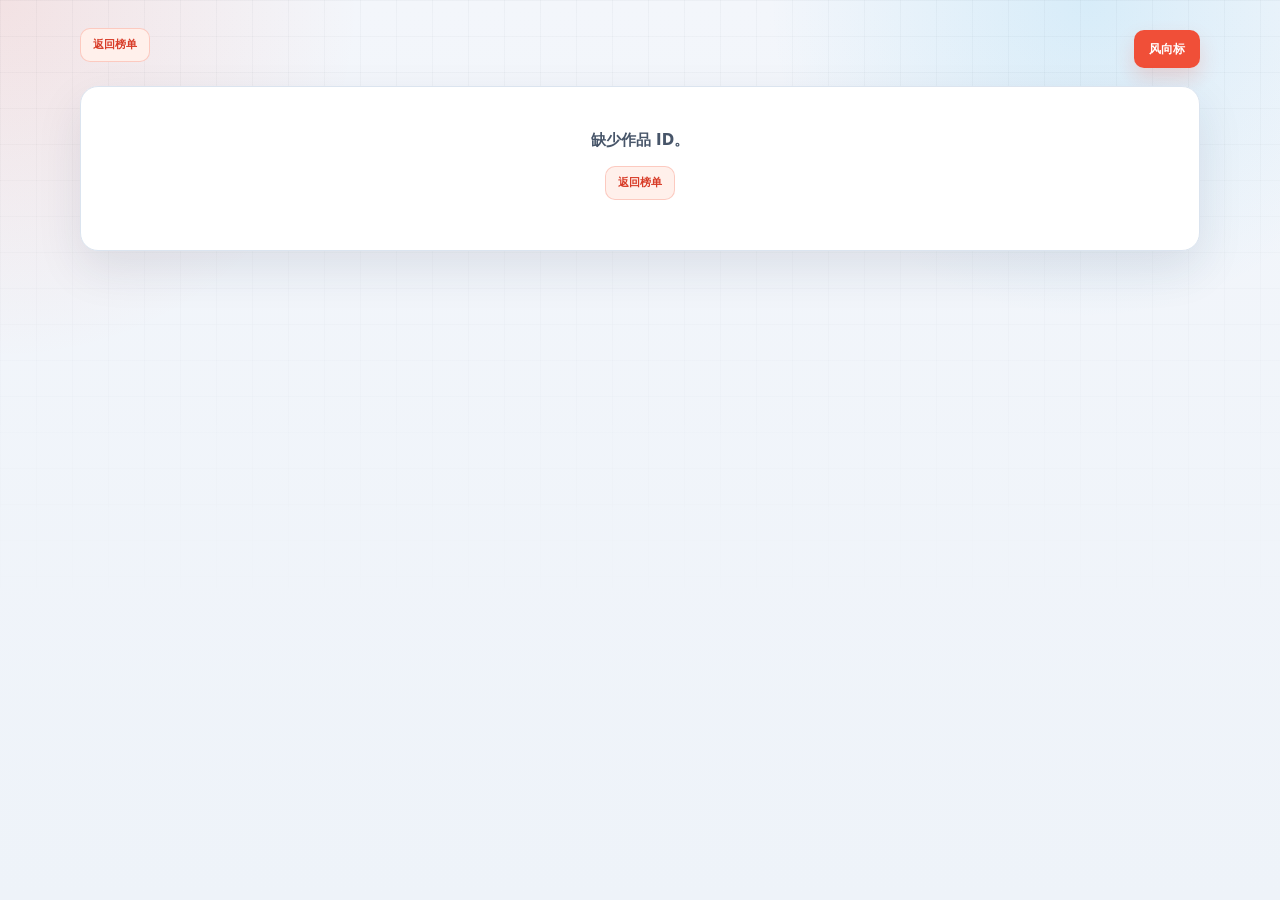
<file: book.html>
<!DOCTYPE html>
<html lang="zh-CN">
<head>
    <meta charset="UTF-8">
    <meta name="viewport" content="width=device-width, initial-scale=1.0">
    <title>作品详情 · 番茄小说榜单</title>
    <link rel="stylesheet" href="css/style.css">
    <meta name="description" content="番茄小说作品详情、在读趋势与历史上榜记录">
</head>
<body class="book-page">
    <main class="book-shell">
        <header class="book-topbar">
            <a href="index.html" class="back-link" id="topbar-back">返回榜单</a>
            <a href="trend.html" class="trend-link-btn" id="topbar-trend">风向标</a>
        </header>

        <section id="book-detail" class="book-detail-page">
            <div class="book-loading">正在读取作品详情...</div>
        </section>
    </main>

    <script src="js/boards.js"></script>
    <script src="js/book.js"></script>
</body>
</html>
</file>
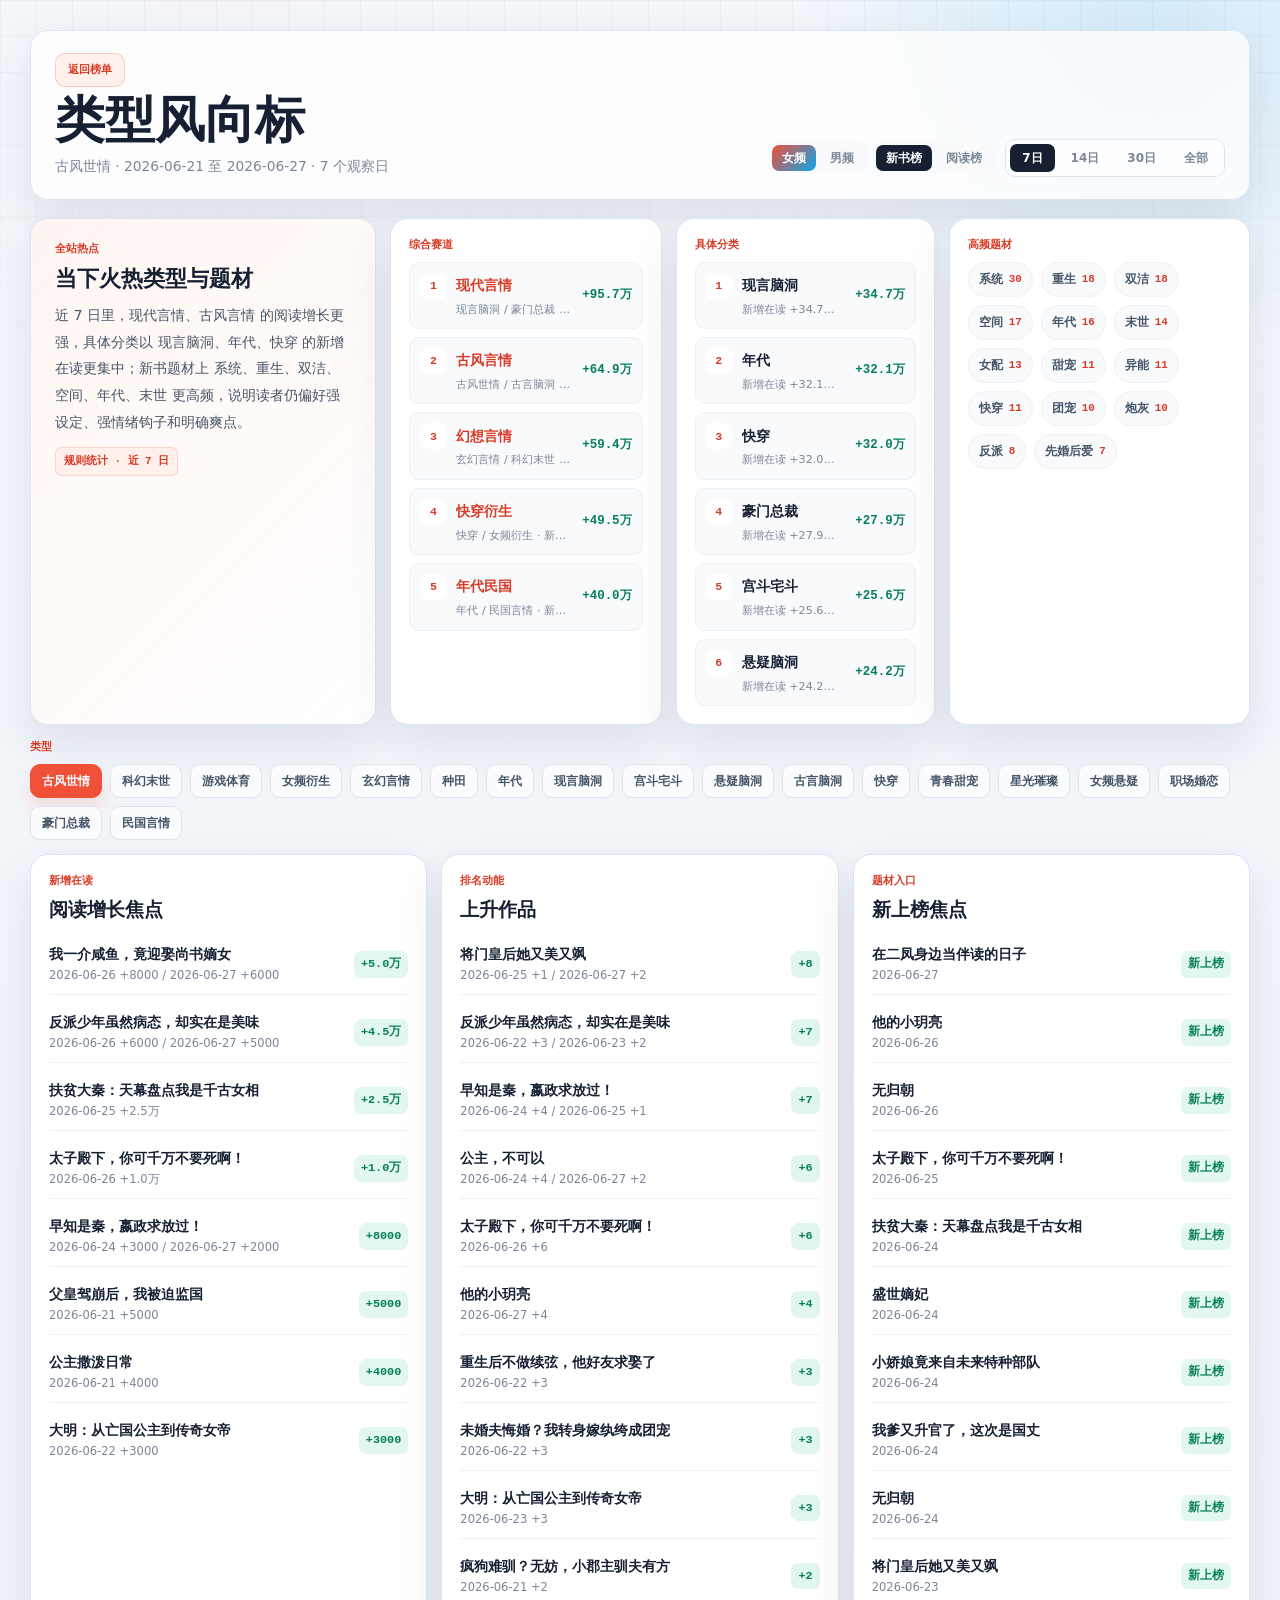
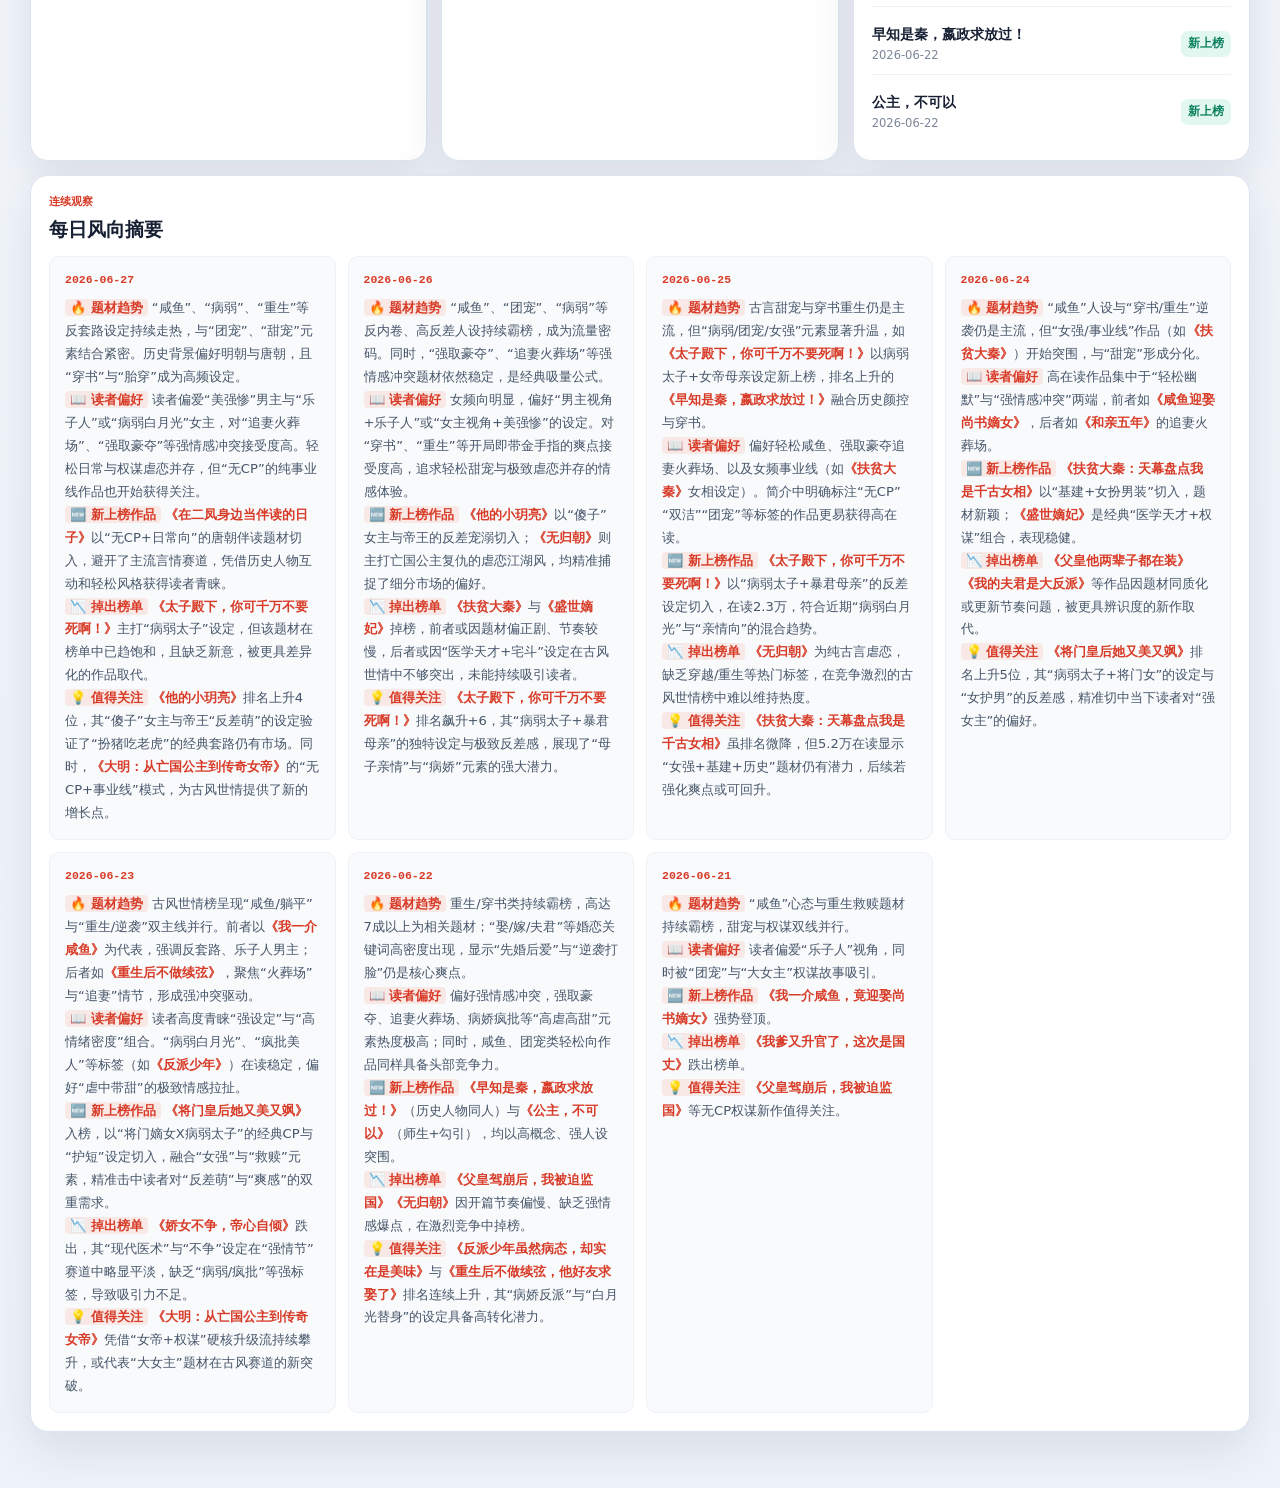
<file: trend.html>
<!DOCTYPE html>
<html lang="zh-CN">
<head>
    <meta charset="UTF-8">
    <meta name="viewport" content="width=device-width, initial-scale=1.0">
    <title>类型风向标 · 番茄男女频榜单趋势分析</title>
    <link rel="stylesheet" href="css/style.css">
    <meta name="description" content="按类型聚合番茄小说男女频新书榜/阅读榜多日趋势，观察题材风向、上榜波动和阅读增长。">
</head>
<body class="trend-page">
    <div class="trend-shell">
        <header class="trend-topbar">
            <div>
                <a href="index.html" class="back-link">返回榜单</a>
                <h1>类型风向标</h1>
                <p id="trend-subtitle">加载中...</p>
            </div>
            <div class="trend-controls">
                <div class="board-tabs board-tabs-inline" id="board-tabs"></div>
                <div class="trend-range" id="trend-range">
                    <button class="range-btn active" data-days="7">7日</button>
                    <button class="range-btn" data-days="14">14日</button>
                    <button class="range-btn" data-days="30">30日</button>
                    <button class="range-btn" data-days="all">全部</button>
                </div>
            </div>
        </header>

        <main>
            <section class="market-board">
                <article class="market-summary-card">
                    <span class="panel-kicker">全站热点</span>
                    <h2>当下火热类型与题材</h2>
                    <p id="market-summary">正在读取最新榜单和近期趋势。</p>
                    <small id="market-source" class="market-source">统计中</small>
                </article>
                <article class="market-card">
                    <span class="panel-kicker">综合赛道</span>
                    <div id="hot-genre-list" class="hot-list"></div>
                </article>
                <article class="market-card">
                    <span class="panel-kicker">具体分类</span>
                    <div id="hot-type-list" class="hot-list"></div>
                </article>
                <article class="market-card">
                    <span class="panel-kicker">高频题材</span>
                    <div id="hot-theme-list" class="theme-cloud"></div>
                </article>
            </section>

            <section class="type-filter-panel">
                <span class="panel-kicker">类型</span>
                <div id="trend-category-buttons" class="trend-category-buttons"></div>
            </section>

            <section class="trend-grid">
                <article class="trend-block">
                    <span class="panel-kicker">新增在读</span>
                    <h2>阅读增长焦点</h2>
                    <div id="reads-list" class="compact-list"></div>
                </article>

                <article class="trend-block">
                    <span class="panel-kicker">排名动能</span>
                    <h2>上升作品</h2>
                    <div id="risers-list" class="compact-list"></div>
                </article>

                <article class="trend-block">
                    <span class="panel-kicker">题材入口</span>
                    <h2>新上榜焦点</h2>
                    <div id="new-books-list" class="compact-list"></div>
                </article>

                <article class="trend-block trend-block-wide">
                    <span class="panel-kicker">连续观察</span>
                    <h2>每日风向摘要</h2>
                    <div id="summary-feed" class="summary-feed"></div>
                </article>
            </section>
        </main>
    </div>

    <script src="js/boards.js"></script>
    <script src="js/trend.js"></script>
</body>
</html>
</file>
<file: css/style.css>
/* ============================================================
   Fanqie Rank Tracker - Tomato Signal Dashboard
   Based on Open Design "dashboard": compact cards, cool surfaces,
   status-first information design. Adapted with Fanqie tomato red
   and readable Chinese data typography.
   ============================================================ */

:root {
    --bg: #f3f6fb;
    --bg-strong: #e8eef7;
    --surface: #ffffff;
    --surface-soft: #f8fafc;
    --surface-tint: #fff4f0;
    --surface-cool: #eef6ff;
    --panel: rgba(255, 255, 255, 0.86);
    --panel-solid: #ffffff;
    --border: #dbe4ef;
    --border-soft: #edf2f7;
    --border-strong: #c8d4e3;

    --text-primary: #172033;
    --text-secondary: #475569;
    --text-muted: #7b8798;
    --text-faint: #a8b3c3;

    --accent: #f04f38;
    --accent-strong: #d83b27;
    --accent-soft: rgba(240, 79, 56, 0.1);
    --accent-wash: #fff0eb;
    --accent-on: #ffffff;

    --info: #0ea5e9;
    --info-soft: rgba(14, 165, 233, 0.1);
    --green: #10b981;
    --green-soft: rgba(16, 185, 129, 0.12);
    --red: #ef4444;
    --red-soft: rgba(239, 68, 68, 0.1);
    --amber: #f59e0b;
    --amber-soft: rgba(245, 158, 11, 0.13);
    --purple: #7c3aed;

    --shadow-card: 0 18px 46px rgba(25, 39, 64, 0.1);
    --shadow-hover: 0 22px 54px rgba(25, 39, 64, 0.16);
    --ring: 0 0 0 4px rgba(240, 79, 56, 0.14);

    --radius-xl: 18px;
    --radius-lg: 14px;
    --radius-md: 10px;
    --radius-sm: 7px;
    --radius-pill: 999px;

    --sidebar-w: 282px;
    --font-display: Inter, "PingFang SC", "Microsoft YaHei", system-ui, sans-serif;
    --font-body: Inter, "PingFang SC", "Microsoft YaHei", system-ui, sans-serif;
    --font-mono: "IBM Plex Mono", "SFMono-Regular", Consolas, ui-monospace, monospace;
}

* {
    box-sizing: border-box;
    margin: 0;
    padding: 0;
}

html {
    color-scheme: light;
}

body {
    min-height: 100vh;
    background:
        radial-gradient(circle at top left, rgba(240, 79, 56, 0.12), transparent 360px),
        radial-gradient(circle at 85% 0, rgba(14, 165, 233, 0.12), transparent 320px),
        linear-gradient(180deg, var(--bg) 0%, #eef3f9 100%);
    color: var(--text-primary);
    font-family: var(--font-body);
    font-size: 15px;
    line-height: 1.55;
    overflow-x: hidden;
    -webkit-font-smoothing: antialiased;
    text-rendering: optimizeLegibility;
}

body::before {
    content: "";
    position: fixed;
    inset: 0;
    pointer-events: none;
    background-image:
        linear-gradient(rgba(23, 32, 51, 0.035) 1px, transparent 1px),
        linear-gradient(90deg, rgba(23, 32, 51, 0.035) 1px, transparent 1px);
    background-size: 36px 36px;
    mask-image: linear-gradient(180deg, rgba(0, 0, 0, 0.85), transparent 70%);
    z-index: -1;
}

button,
select,
input {
    font: inherit;
}

button,
a,
select {
    -webkit-tap-highlight-color: transparent;
}

button:focus-visible,
a:focus-visible,
select:focus-visible,
input:focus-visible {
    outline: none;
    box-shadow: var(--ring);
}

::selection {
    background: rgba(240, 79, 56, 0.2);
    color: var(--text-primary);
}

::-webkit-scrollbar {
    width: 10px;
    height: 10px;
}

::-webkit-scrollbar-track {
    background: transparent;
}

::-webkit-scrollbar-thumb {
    background: #cbd6e4;
    border: 3px solid transparent;
    border-radius: var(--radius-pill);
    background-clip: content-box;
}

::-webkit-scrollbar-thumb:hover {
    background: #aebbd0;
    border: 3px solid transparent;
    background-clip: content-box;
}

.app-container {
    display: flex;
    min-height: 100vh;
}

/* ===== Sidebar ===== */
.sidebar {
    width: var(--sidebar-w);
    flex-shrink: 0;
    position: sticky;
    top: 0;
    z-index: 100;
    height: 100vh;
    padding: 24px 14px;
    overflow-y: auto;
    background: rgba(255, 255, 255, 0.78);
    border-right: 1px solid var(--border);
    backdrop-filter: blur(18px);
    -webkit-backdrop-filter: blur(18px);
    transition: transform 0.22s cubic-bezier(0.2, 0, 0, 1);
}

.sidebar-header {
    margin-bottom: 22px;
    padding: 14px 12px 18px;
    border-bottom: 1px solid var(--border-soft);
}

.sidebar-header h1 {
    position: relative;
    padding-left: 18px;
    color: var(--text-primary);
    font-family: var(--font-display);
    font-size: 1.2rem;
    font-weight: 760;
    line-height: 1.2;
}

.sidebar-header h1::before {
    content: "";
    position: absolute;
    left: 0;
    top: 0.18em;
    width: 8px;
    height: 1.05em;
    border-radius: var(--radius-pill);
    background: linear-gradient(180deg, var(--accent), var(--info));
}

.sidebar-subtitle {
    margin-top: 7px;
    color: var(--text-secondary);
    font-size: 0.78rem;
    font-weight: 650;
}

/* ===== 两级榜单 Tab（频道 / 榜单类型）===== */
.board-tabs {
    margin-top: 12px;
    display: flex;
    flex-direction: column;
    gap: 6px;
}

.board-tab-row {
    display: inline-flex;
    gap: 4px;
    padding: 3px;
    border-radius: var(--radius-sm);
    background: var(--surface-soft);
}

.board-tab {
    flex: 1;
    height: 28px;
    padding: 0 10px;
    border: 0;
    border-radius: var(--radius-sm);
    background: transparent;
    color: var(--text-muted);
    cursor: pointer;
    font-size: 0.78rem;
    font-weight: 720;
    white-space: nowrap;
    transition: background 0.15s, color 0.15s;
}

.board-tab:hover:not(:disabled) {
    color: var(--text-primary);
}

.board-tab.active {
    background: var(--text-primary);
    color: #ffffff;
}

.board-tab:disabled {
    opacity: 0.38;
    cursor: not-allowed;
}

.board-tab-channel.active {
    background: linear-gradient(135deg, var(--accent), var(--info));
}

/* 风向标顶栏内联用法：两级 Tab 横排紧凑 */
.board-tabs-inline {
    margin-top: 0;
    flex-direction: row;
    gap: 6px;
}

.board-tabs-inline .board-tab {
    flex: 0 0 auto;
    height: 26px;
    font-size: 0.74rem;
}

.update-date {
    display: inline-flex;
    margin-top: 10px;
    padding: 5px 8px;
    border: 1px solid var(--border);
    border-radius: var(--radius-sm);
    background: var(--surface-soft);
    color: var(--text-muted);
    font-family: var(--font-mono);
    font-size: 0.68rem;
    font-weight: 650;
}

.category-nav ul {
    list-style: none;
}

.category-nav li {
    min-height: 38px;
    margin-bottom: 4px;
    padding: 9px 10px;
    border: 1px solid transparent;
    border-radius: var(--radius-md);
    color: var(--text-secondary);
    cursor: pointer;
    display: flex;
    align-items: center;
    justify-content: space-between;
    gap: 8px;
    font-size: 0.88rem;
    font-weight: 620;
    transition:
        background-color 0.18s ease,
        border-color 0.18s ease,
        color 0.18s ease,
        transform 0.18s ease;
}

.category-nav li:hover {
    background: var(--surface-soft);
    border-color: var(--border);
    color: var(--text-primary);
    transform: translateX(2px);
}

.category-nav li.active {
    background: var(--accent-wash);
    border-color: rgba(240, 79, 56, 0.22);
    color: var(--accent-strong);
}

.cat-badge {
    min-width: 28px;
    padding: 2px 7px;
    border-radius: var(--radius-pill);
    font-family: var(--font-mono);
    font-size: 0.68rem;
    font-weight: 760;
    text-align: center;
}

.cat-badge.new {
    background: var(--green-soft);
    color: #087f5b;
}

/* ===== Main Layout ===== */
.main-content {
    flex: 1;
    min-width: 0;
    padding: 28px 34px 48px;
}

.main-header {
    display: flex;
    align-items: flex-start;
    justify-content: space-between;
    gap: 20px;
    margin-bottom: 20px;
}

.header-left {
    flex-shrink: 0;
    min-width: 0;
}

.main-header h2 {
    color: var(--text-primary);
    font-family: var(--font-display);
    font-size: clamp(1.65rem, 2.4vw, 2.35rem);
    font-weight: 780;
    line-height: 1.08;
    letter-spacing: 0;
}

.main-header h2::after {
    content: "排名追踪 / 趋势信号";
    display: block;
    margin-top: 8px;
    color: var(--text-muted);
    font-family: var(--font-body);
    font-size: 0.78rem;
    font-weight: 650;
}

.header-right {
    display: flex;
    align-items: center;
    justify-content: flex-end;
    flex-wrap: wrap;
    gap: 10px;
}

.github-link-btn,
.trend-link-btn,
.preset-btn,
.date-picker-btn,
.date-nav-btn,
.mobile-menu-btn,
.range-btn,
.category-chip,
.back-link,
.source-link-btn,
.hot-type-row,
.book-copy-btn {
    transition:
        background-color 0.18s ease,
        border-color 0.18s ease,
        color 0.18s ease,
        box-shadow 0.18s ease,
        transform 0.18s ease;
}

.github-link-btn {
    min-height: 36px;
    padding: 8px 12px;
    border: 1px solid var(--border);
    border-radius: var(--radius-md);
    background: var(--surface);
    color: var(--text-primary);
    display: inline-flex;
    align-items: center;
    justify-content: center;
    gap: 7px;
    font-size: 0.78rem;
    font-weight: 760;
    text-decoration: none;
    white-space: nowrap;
}

.github-link-btn svg {
    width: 16px;
    height: 16px;
    fill: currentColor;
    flex: 0 0 auto;
}

.github-link-btn:hover {
    border-color: var(--text-primary);
    background: var(--text-primary);
    color: #ffffff;
    transform: translateY(-1px);
}

.trend-link-btn {
    min-height: 36px;
    padding: 8px 14px;
    border: 1px solid rgba(240, 79, 56, 0.24);
    border-radius: var(--radius-md);
    background: var(--accent);
    color: var(--accent-on);
    display: inline-flex;
    align-items: center;
    justify-content: center;
    font-size: 0.78rem;
    font-weight: 760;
    text-decoration: none;
    white-space: nowrap;
    box-shadow: 0 10px 20px rgba(240, 79, 56, 0.18);
}

.trend-link-btn:hover {
    background: var(--accent-strong);
    transform: translateY(-1px);
}

.date-presets,
.trend-range {
    display: inline-flex;
    gap: 4px;
    padding: 4px;
    border: 1px solid var(--border);
    border-radius: var(--radius-md);
    background: rgba(255, 255, 255, 0.7);
}

.preset-btn,
.range-btn {
    height: 28px;
    padding: 0 12px;
    border: 0;
    border-radius: var(--radius-sm);
    background: transparent;
    color: var(--text-muted);
    cursor: pointer;
    font-size: 0.75rem;
    font-weight: 720;
    white-space: nowrap;
}

.preset-btn:hover,
.range-btn:hover {
    background: var(--surface-soft);
    color: var(--text-primary);
}

.preset-btn.active,
.range-btn.active {
    background: var(--text-primary);
    color: #ffffff;
}

.date-picker-wrap {
    display: inline-flex;
    align-items: center;
    gap: 5px;
    position: relative;
}

.date-picker-btn {
    min-height: 36px;
    padding: 8px 12px;
    border: 1px solid var(--border);
    border-radius: var(--radius-md);
    background: var(--surface);
    color: var(--text-secondary);
    cursor: pointer;
    display: inline-flex;
    align-items: center;
    gap: 7px;
    font-family: var(--font-mono);
    font-size: 0.76rem;
    font-weight: 650;
    white-space: nowrap;
}

.date-picker-btn:hover {
    border-color: rgba(240, 79, 56, 0.28);
    color: var(--accent-strong);
}

.date-picker-btn .date-icon {
    color: var(--accent);
    font-size: 0.76rem;
}

.date-nav-btn {
    width: 34px;
    height: 34px;
    border: 1px solid var(--border);
    border-radius: var(--radius-md);
    background: var(--surface);
    color: var(--text-muted);
    cursor: pointer;
    display: inline-flex;
    align-items: center;
    justify-content: center;
    font-size: 0.68rem;
}

.date-nav-btn:hover:not(:disabled) {
    border-color: var(--accent);
    color: var(--accent-strong);
    transform: translateY(-1px);
}

.date-nav-btn:disabled {
    opacity: 0.42;
    cursor: not-allowed;
}

.date-picker-btn.is-historical {
    background: var(--accent-wash);
    border-color: rgba(240, 79, 56, 0.28);
    color: var(--accent-strong);
}

.date-input-hidden {
    position: absolute;
    top: 100%;
    right: 0;
    width: 0;
    height: 0;
    border: 0;
    opacity: 0;
    pointer-events: none;
}

.mobile-menu-btn {
    display: none;
    width: 38px;
    height: 38px;
    border: 1px solid var(--border);
    border-radius: var(--radius-md);
    background: var(--surface);
    color: var(--text-primary);
    cursor: pointer;
    font-size: 1rem;
}

.mobile-menu-btn:hover {
    border-color: var(--accent);
    color: var(--accent);
}

/* ===== Trend Panel ===== */
.trend-panel {
    display: grid;
    grid-template-columns: 1fr;
    margin-bottom: 20px;
}

.trend-ai {
    position: relative;
    min-height: 160px;
    padding: 22px 24px 24px;
    border: 1px solid rgba(240, 79, 56, 0.18);
    border-radius: var(--radius-xl);
    background:
        linear-gradient(135deg, rgba(255, 244, 240, 0.9), rgba(255, 255, 255, 0.96)),
        var(--surface);
    box-shadow: var(--shadow-card);
    overflow: hidden;
}

.trend-ai::before {
    content: "";
    position: absolute;
    inset: 0 auto 0 0;
    width: 5px;
    background: linear-gradient(180deg, var(--accent), var(--amber), var(--info));
}

.ai-label,
.panel-kicker,
.back-link {
    color: var(--accent-strong);
    font-family: var(--font-mono);
    font-size: 0.68rem;
    font-weight: 760;
    letter-spacing: 0;
    text-transform: uppercase;
}

.ai-label {
    margin-bottom: 12px;
}

.ai-content {
    color: var(--text-secondary);
    font-size: 0.92rem;
    line-height: 1.85;
    white-space: pre-wrap;
    user-select: text;
}

.ai-content strong,
.summary-item strong {
    padding: 1px 5px;
    border-radius: 4px;
    background: var(--accent-soft);
    color: var(--accent-strong);
    font-weight: 760;
}

.ai-content em {
    color: #087f5b;
    font-style: normal;
    font-weight: 720;
}

.ai-content .cursor {
    display: inline-block;
    width: 2px;
    height: 1.05em;
    margin-left: 2px;
    background: var(--accent);
    vertical-align: text-bottom;
    animation: blink 0.8s steps(1) infinite;
}

@keyframes blink {
    0%, 100% { opacity: 1; }
    50% { opacity: 0; }
}

.ai-loading,
.muted-line {
    color: var(--text-muted);
    font-size: 0.86rem;
}

/* ===== Book Grid ===== */
.books-waterfall {
    display: grid;
    grid-template-columns: repeat(auto-fill, minmax(292px, 1fr));
    gap: 16px;
    align-items: start;
}

.book-card {
    position: relative;
    display: grid;
    grid-template-columns: 98px minmax(0, 1fr);
    min-height: 188px;
    overflow: hidden;
    border: 1px solid var(--border);
    border-radius: var(--radius-xl);
    background: var(--surface);
    color: inherit;
    text-decoration: none;
    box-shadow: var(--shadow-card);
    user-select: text;
    -webkit-user-select: text;
    transition:
        border-color 0.2s ease,
        box-shadow 0.2s ease,
        transform 0.2s ease;
}

.book-card:hover {
    border-color: rgba(240, 79, 56, 0.3);
    box-shadow: var(--shadow-hover);
    transform: translateY(-3px);
}

.book-cover {
    min-height: 188px;
    background:
        linear-gradient(135deg, rgba(240, 79, 56, 0.18), rgba(14, 165, 233, 0.12)),
        var(--surface-cool);
    overflow: hidden;
    position: relative;
}

.book-cover img {
    width: 100%;
    height: 100%;
    min-height: 188px;
    object-fit: cover;
    display: block;
    transition: transform 0.5s ease;
}

.book-card:hover .book-cover img {
    transform: scale(1.04);
}

.no-cover {
    height: 100%;
    min-height: 188px;
    padding: 12px;
    color: var(--text-muted);
    display: flex;
    align-items: center;
    justify-content: center;
    font-size: 0.78rem;
    text-align: center;
}

.book-info {
    min-width: 0;
    padding: 14px 14px 13px;
    display: flex;
    flex-direction: column;
    gap: 8px;
}

.book-title {
    color: var(--text-primary);
    display: -webkit-box;
    overflow: hidden;
    font-family: var(--font-display);
    font-size: 0.98rem;
    font-weight: 760;
    letter-spacing: 0;
    line-height: 1.45;
    -webkit-box-orient: vertical;
    -webkit-line-clamp: 2;
}

.book-meta {
    display: flex;
    align-items: center;
    justify-content: space-between;
    gap: 8px;
    color: var(--text-muted);
    font-size: 0.75rem;
}

.book-author {
    min-width: 0;
    overflow: hidden;
    color: var(--text-secondary);
    font-weight: 650;
    text-overflow: ellipsis;
    white-space: nowrap;
}

.book-reads {
    flex-shrink: 0;
    padding: 3px 7px;
    border: 1px solid rgba(240, 79, 56, 0.18);
    border-radius: var(--radius-pill);
    background: var(--accent-wash);
    color: var(--accent-strong);
    font-family: var(--font-mono);
    font-size: 0.68rem;
    font-weight: 700;
}

.book-intro {
    color: var(--text-muted);
    display: -webkit-box;
    overflow: hidden;
    font-size: 0.78rem;
    line-height: 1.65;
    -webkit-box-orient: vertical;
    -webkit-line-clamp: 3;
}

.book-rank {
    position: absolute;
    left: 10px;
    top: 10px;
    z-index: 10;
    min-width: 32px;
    padding: 4px 8px;
    border: 1px solid rgba(255, 255, 255, 0.42);
    border-radius: var(--radius-md);
    background: rgba(23, 32, 51, 0.78);
    color: #ffffff;
    font-family: var(--font-mono);
    font-size: 0.76rem;
    font-weight: 800;
    text-align: center;
    backdrop-filter: blur(10px);
    -webkit-backdrop-filter: blur(10px);
}

.rank-1 {
    background: linear-gradient(135deg, #ff6a3d, #f59e0b);
    border-color: transparent;
}

.rank-2 {
    background: linear-gradient(135deg, #64748b, #94a3b8);
    border-color: transparent;
}

.rank-3 {
    background: linear-gradient(135deg, #9a6b3d, #d19b61);
    border-color: transparent;
}

.book-change {
    position: absolute;
    right: 10px;
    top: 10px;
    z-index: 10;
    padding: 4px 8px;
    border-radius: var(--radius-md);
    background: rgba(255, 255, 255, 0.86);
    border: 1px solid var(--border);
    font-family: var(--font-mono);
    font-size: 0.68rem;
    font-weight: 800;
    backdrop-filter: blur(10px);
    -webkit-backdrop-filter: blur(10px);
}

.book-change.up {
    color: #087f5b;
}

.book-change.down {
    color: #b91c1c;
}

.book-change.new {
    color: #9a5b00;
}

.book-copy-btn {
    width: max-content;
    max-width: 100%;
    margin-top: auto;
    padding: 6px 10px;
    border: 1px solid var(--border);
    border-radius: var(--radius-md);
    background: var(--surface-soft);
    color: var(--text-secondary);
    cursor: pointer;
    font-size: 0.74rem;
    font-weight: 720;
    white-space: nowrap;
}

.book-copy-btn:hover {
    border-color: rgba(240, 79, 56, 0.28);
    background: var(--accent-wash);
    color: var(--accent-strong);
    transform: translateY(-1px);
}

.book-copy-btn.copied {
    border-color: rgba(16, 185, 129, 0.24);
    background: var(--green-soft);
    color: #087f5b;
}

.empty-state {
    grid-column: 1 / -1;
    padding: 56px 20px;
    border: 1px dashed var(--border-strong);
    border-radius: var(--radius-xl);
    background: rgba(255, 255, 255, 0.72);
    color: var(--text-secondary);
    text-align: center;
}

.empty-state p {
    margin-bottom: 6px;
    font-size: 1rem;
    font-weight: 720;
}

.empty-state .empty-hint {
    color: var(--text-muted);
    font-size: 0.84rem;
    font-weight: 500;
}

/* ===== Book Detail Page ===== */
.book-page {
    min-height: 100vh;
}

.book-shell {
    width: min(1120px, calc(100% - 48px));
    margin: 0 auto;
    padding: 28px 0 56px;
}

.book-topbar {
    margin-bottom: 16px;
    display: flex;
    align-items: center;
    justify-content: space-between;
    gap: 12px;
}

.book-detail-page {
    display: grid;
    gap: 16px;
}

.book-loading,
.book-empty-state {
    padding: 42px 24px;
    border: 1px solid var(--border);
    border-radius: var(--radius-xl);
    background: var(--panel-solid);
    color: var(--text-secondary);
    box-shadow: var(--shadow-card);
    text-align: center;
}

.book-empty-state p {
    margin-bottom: 14px;
    font-weight: 720;
}

.book-detail-hero {
    padding: 22px;
    border: 1px solid var(--border);
    border-radius: var(--radius-xl);
    background:
        linear-gradient(135deg, rgba(255, 244, 240, 0.88), rgba(255, 255, 255, 0.95)),
        var(--surface);
    box-shadow: var(--shadow-card);
    display: grid;
    grid-template-columns: 180px minmax(0, 1fr);
    gap: 22px;
}

.detail-cover {
    min-height: 256px;
    overflow: hidden;
    border-radius: var(--radius-lg);
    background:
        linear-gradient(135deg, rgba(240, 79, 56, 0.18), rgba(14, 165, 233, 0.12)),
        var(--surface-cool);
}

.detail-cover img {
    width: 100%;
    height: 100%;
    min-height: 256px;
    object-fit: cover;
    display: block;
}

.detail-main {
    min-width: 0;
    display: flex;
    flex-direction: column;
    align-items: flex-start;
}

.detail-main h1 {
    margin-bottom: 8px;
    color: var(--text-primary);
    font-family: var(--font-display);
    font-size: clamp(1.7rem, 3vw, 2.6rem);
    font-weight: 800;
    line-height: 1.12;
}

.detail-author {
    color: var(--text-secondary);
    font-size: 0.9rem;
    font-weight: 650;
}

.detail-stats {
    width: 100%;
    margin: 18px 0;
    display: grid;
    grid-template-columns: repeat(3, minmax(0, 1fr));
    gap: 10px;
}

.detail-stats span {
    min-width: 0;
    padding: 12px;
    border: 1px solid var(--border-soft);
    border-radius: var(--radius-md);
    background: rgba(255, 255, 255, 0.7);
}

.detail-stats strong,
.detail-stats small {
    display: block;
}

.detail-stats strong {
    color: var(--accent-strong);
    font-family: var(--font-mono);
    font-size: 1rem;
    font-weight: 800;
}

.detail-stats small {
    margin-top: 4px;
    color: var(--text-muted);
    font-size: 0.72rem;
    font-weight: 700;
}

.detail-intro {
    color: var(--text-secondary);
    font-size: 0.92rem;
    line-height: 1.9;
}

.source-link-btn {
    min-height: 38px;
    padding: 9px 14px;
    border: 1px solid rgba(240, 79, 56, 0.24);
    border-radius: var(--radius-md);
    background: var(--accent);
    color: var(--accent-on);
    display: inline-flex;
    align-items: center;
    justify-content: center;
    font-size: 0.82rem;
    font-weight: 760;
    text-decoration: none;
    white-space: nowrap;
    box-shadow: 0 10px 20px rgba(240, 79, 56, 0.18);
}

.detail-actions {
    margin-top: 18px;
    display: flex;
    flex-wrap: wrap;
    gap: 10px;
}

.detail-actions .book-copy-btn {
    min-height: 38px;
    margin-top: 0;
}

.source-link-btn:hover {
    background: var(--accent-strong);
    transform: translateY(-1px);
}

.book-detail-grid {
    display: grid;
    grid-template-columns: minmax(0, 1.4fr) minmax(280px, 0.8fr);
    gap: 16px;
}

.detail-panel {
    padding: 18px;
    border: 1px solid var(--border);
    border-radius: var(--radius-xl);
    background: var(--panel-solid);
    box-shadow: var(--shadow-card);
}

.detail-panel h2 {
    margin-bottom: 14px;
    color: var(--text-primary);
    font-size: 1.18rem;
    font-weight: 760;
}

.reads-chart-wrap {
    width: 100%;
    overflow-x: auto;
}

.reads-chart-frame {
    position: relative;
    min-width: 620px;
}

.reads-chart {
    display: block;
    width: 100%;
    height: auto;
}

.chart-grid {
    stroke: rgba(219, 228, 239, 0.72);
    stroke-width: 1;
}

.chart-axis-base {
    stroke: var(--border-strong);
    stroke-width: 1;
}

.chart-axis-label,
.chart-date-label {
    fill: var(--text-muted);
    font-family: var(--font-mono);
    font-size: 0.68rem;
    font-weight: 650;
}

.reads-line {
    fill: none;
    stroke: var(--accent);
    stroke-width: 2.4;
    stroke-linecap: round;
    stroke-linejoin: round;
}

.chart-hover-line {
    opacity: 0;
    stroke: var(--border-strong);
    stroke-dasharray: 4 4;
    stroke-width: 1;
}

.chart-hover-line.show {
    opacity: 1;
}

.reads-hover-point {
    opacity: 0;
    fill: var(--accent);
    stroke: #ffffff;
    stroke-width: 2.4;
}

.reads-hover-point.show {
    opacity: 1;
}

.chart-hit-area {
    fill: transparent;
    cursor: crosshair;
    pointer-events: all;
}

.reads-tooltip {
    position: absolute;
    z-index: 5;
    min-width: 178px;
    padding: 14px 16px;
    border: 1px solid var(--border-soft);
    border-radius: var(--radius-sm);
    background: var(--surface);
    box-shadow: var(--shadow-card);
    color: var(--text-secondary);
    pointer-events: none;
}

.reads-tooltip time {
    display: block;
    margin-bottom: 10px;
    padding-bottom: 10px;
    border-bottom: 1px solid var(--border-soft);
    color: var(--text-muted);
    font-family: var(--font-mono);
    font-size: 0.74rem;
    font-weight: 650;
}

.reads-tooltip div {
    display: grid;
    grid-template-columns: auto 1fr auto;
    align-items: center;
    gap: 8px;
    font-size: 0.8rem;
}

.reads-tooltip i {
    width: 7px;
    height: 7px;
    border-radius: var(--radius-pill);
    background: var(--accent);
}

.reads-tooltip strong {
    color: var(--text-primary);
    font-family: var(--font-mono);
    font-size: 0.78rem;
    font-weight: 800;
}

.book-history-list {
    display: flex;
    flex-direction: column;
}

.book-history-row {
    padding: 10px 0;
    border-bottom: 1px solid var(--border-soft);
    display: grid;
    grid-template-columns: minmax(76px, auto) minmax(0, 1fr) auto;
    align-items: center;
    gap: 10px;
}

.book-history-row:last-child {
    border-bottom: 0;
}

.book-history-row time {
    color: var(--accent-strong);
    font-family: var(--font-mono);
    font-size: 0.72rem;
    font-weight: 760;
}

.book-history-row strong {
    min-width: 0;
    overflow: hidden;
    color: var(--text-primary);
    font-size: 0.82rem;
    font-weight: 720;
    text-overflow: ellipsis;
    white-space: nowrap;
}

.book-history-row span {
    color: #087f5b;
    font-family: var(--font-mono);
    font-size: 0.74rem;
    font-weight: 800;
}

.copy-toast {
    position: fixed;
    left: 50%;
    bottom: 28px;
    z-index: 9999;
    padding: 10px 18px;
    border: 1px solid rgba(16, 185, 129, 0.22);
    border-radius: var(--radius-pill);
    background: rgba(255, 255, 255, 0.92);
    box-shadow: var(--shadow-card);
    color: #087f5b;
    font-size: 0.8rem;
    font-weight: 720;
    opacity: 0;
    pointer-events: none;
    transform: translateX(-50%) translateY(16px);
    transition: all 0.22s ease;
}

.copy-toast.show {
    opacity: 1;
    transform: translateX(-50%) translateY(0);
}

/* ===== Trend Analysis Page ===== */
.trend-page {
    background:
        radial-gradient(circle at 18% -10%, rgba(240, 79, 56, 0.14), transparent 340px),
        radial-gradient(circle at 90% 0, rgba(14, 165, 233, 0.14), transparent 360px),
        linear-gradient(180deg, #f3f6fb 0%, #eef3f9 100%);
}

.trend-shell {
    width: min(1220px, calc(100% - 48px));
    margin: 0 auto;
    padding: 30px 0 56px;
}

.trend-topbar {
    margin-bottom: 18px;
    padding: 22px 24px;
    border: 1px solid var(--border);
    border-radius: var(--radius-xl);
    background: rgba(255, 255, 255, 0.78);
    box-shadow: var(--shadow-card);
    display: flex;
    align-items: flex-end;
    justify-content: space-between;
    gap: 22px;
}

.back-link {
    display: inline-flex;
    align-items: center;
    justify-content: center;
    margin-bottom: 8px;
    min-height: 34px;
    padding: 7px 12px;
    border: 1px solid rgba(240, 79, 56, 0.24);
    border-radius: var(--radius-md);
    background: var(--accent-wash);
    color: var(--accent-strong);
    text-decoration: none;
    font-family: var(--font-body);
    text-transform: none;
}

.back-link:hover {
    background: var(--accent);
    color: var(--accent-on);
    transform: translateY(-1px);
}

.trend-topbar h1 {
    color: var(--text-primary);
    font-family: var(--font-display);
    font-size: clamp(2rem, 4vw, 3.1rem);
    font-weight: 780;
    line-height: 1.02;
}

.trend-topbar p {
    margin-top: 10px;
    color: var(--text-muted);
    font-size: 0.86rem;
}

.trend-controls {
    display: flex;
    align-items: center;
    justify-content: flex-end;
    flex-wrap: wrap;
    gap: 10px;
}

.market-board,
.trend-grid {
    display: grid;
    gap: 14px;
}

.market-board {
    grid-template-columns: minmax(320px, 1.15fr) minmax(230px, 0.9fr) minmax(220px, 0.86fr) minmax(260px, 1fr);
    margin-bottom: 14px;
}

.type-filter-panel {
    margin-bottom: 14px;
}

.trend-category-buttons {
    display: flex;
    flex-wrap: wrap;
    gap: 8px;
}

.category-chip {
    min-height: 34px;
    padding: 7px 11px;
    border: 1px solid var(--border);
    border-radius: var(--radius-md);
    background: rgba(255, 255, 255, 0.72);
    color: var(--text-secondary);
    cursor: pointer;
    font-size: 0.78rem;
    font-weight: 720;
    line-height: 1;
    white-space: nowrap;
}

.category-chip:hover {
    border-color: rgba(240, 79, 56, 0.28);
    background: var(--accent-wash);
    color: var(--accent-strong);
    transform: translateY(-1px);
}

.category-chip.active {
    border-color: var(--accent);
    background: var(--accent);
    color: var(--accent-on);
    box-shadow: 0 10px 20px rgba(240, 79, 56, 0.16);
}

.trend-grid {
    grid-template-columns: repeat(3, minmax(0, 1fr));
}

.market-summary-card,
.market-card,
.trend-block {
    border: 1px solid var(--border);
    border-radius: var(--radius-xl);
    background: var(--panel-solid);
    box-shadow: var(--shadow-card);
}

.market-summary-card {
    padding: 22px 24px;
    background:
        linear-gradient(135deg, rgba(255, 244, 240, 0.88), rgba(255, 255, 255, 0.95)),
        var(--surface);
}

.market-summary-card h2 {
    margin-bottom: 10px;
    color: var(--text-primary);
    font-size: 1.35rem;
    font-weight: 760;
    line-height: 1.22;
}

.market-summary-card p {
    color: var(--text-secondary);
    font-size: 0.9rem;
    line-height: 1.85;
}

.market-source {
    display: inline-flex;
    margin-top: 12px;
    padding: 5px 8px;
    border: 1px solid rgba(240, 79, 56, 0.18);
    border-radius: var(--radius-sm);
    background: var(--accent-wash);
    color: var(--accent-strong);
    font-family: var(--font-mono);
    font-size: 0.68rem;
    font-weight: 760;
}

.market-card,
.trend-block {
    padding: 18px;
}

.panel-kicker {
    display: block;
    margin-bottom: 8px;
}

.hot-list,
.compact-list {
    display: flex;
    flex-direction: column;
    gap: 8px;
}

.hot-type-row {
    width: 100%;
    padding: 10px;
    border: 1px solid var(--border-soft);
    border-radius: var(--radius-md);
    background: var(--surface-soft);
    color: inherit;
    cursor: pointer;
    display: grid;
    grid-template-columns: 26px minmax(0, 1fr) auto;
    align-items: center;
    column-gap: 10px;
    row-gap: 2px;
    text-align: left;
}

.hot-type-row:not(.hot-type-row-static):hover {
    border-color: rgba(240, 79, 56, 0.24);
    background: var(--accent-wash);
    transform: translateY(-1px);
}

.hot-type-row-static {
    cursor: default;
}

.hot-type-row span {
    width: 26px;
    height: 26px;
    border-radius: var(--radius-sm);
    background: var(--surface);
    color: var(--accent-strong);
    display: inline-flex;
    align-items: center;
    justify-content: center;
    font-family: var(--font-mono);
    font-size: 0.72rem;
    font-weight: 800;
}

.hot-type-row strong {
    min-width: 0;
    overflow: hidden;
    color: var(--text-primary);
    font-size: 0.88rem;
    font-weight: 760;
    text-overflow: ellipsis;
    white-space: nowrap;
}

.hot-type-row small {
    grid-column: 2 / 3;
    min-width: 0;
    overflow: hidden;
    color: var(--text-muted);
    font-size: 0.7rem;
    text-overflow: ellipsis;
    white-space: nowrap;
}

.hot-type-row em {
    grid-column: 3 / 4;
    grid-row: 1 / 3;
    color: #087f5b;
    font-family: var(--font-mono);
    font-size: 0.78rem;
    font-style: normal;
    font-weight: 800;
}

.genre-row strong {
    color: var(--accent-strong);
}

.theme-cloud {
    display: flex;
    align-content: flex-start;
    flex-wrap: wrap;
    gap: 8px;
}

.theme-chip {
    padding: 7px 10px;
    border: 1px solid var(--border-soft);
    border-radius: var(--radius-pill);
    background: var(--surface-soft);
    color: var(--text-secondary);
    display: inline-flex;
    align-items: center;
    gap: 6px;
    font-size: 0.77rem;
    font-weight: 720;
}

.theme-chip small {
    color: var(--accent-strong);
    font-family: var(--font-mono);
    font-size: 0.68rem;
}

.trend-block {
    min-height: 250px;
}

.trend-block-wide {
    grid-column: 1 / -1;
}

.trend-block h2 {
    margin-bottom: 14px;
    color: var(--text-primary);
    font-size: 1.18rem;
    font-weight: 760;
    line-height: 1.25;
}

.compact-row {
    padding: 9px 0;
    border-bottom: 1px solid var(--border-soft);
    display: flex;
    align-items: center;
    justify-content: space-between;
    gap: 12px;
}

.compact-row-link {
    color: inherit;
    text-decoration: none;
}

.compact-row-link:hover strong {
    color: var(--accent-strong);
}

.compact-row:last-child {
    border-bottom: 0;
}

.compact-row strong {
    color: var(--text-primary);
    display: -webkit-box;
    overflow: hidden;
    font-size: 0.88rem;
    font-weight: 720;
    line-height: 1.5;
    -webkit-box-orient: vertical;
    -webkit-line-clamp: 2;
}

.compact-row small {
    display: block;
    margin-top: 2px;
    color: var(--text-muted);
    font-size: 0.72rem;
}

.compact-row span {
    flex-shrink: 0;
    padding: 4px 7px;
    border-radius: var(--radius-sm);
    background: var(--green-soft);
    color: #087f5b;
    font-family: var(--font-mono);
    font-size: 0.74rem;
    font-weight: 800;
}

.summary-feed {
    display: grid;
    grid-template-columns: repeat(auto-fit, minmax(260px, 1fr));
    gap: 12px;
}

.summary-item {
    padding: 14px 15px;
    border: 1px solid var(--border-soft);
    border-radius: var(--radius-md);
    background: var(--surface-soft);
}

.summary-item time {
    display: block;
    margin-bottom: 8px;
    color: var(--accent-strong);
    font-family: var(--font-mono);
    font-size: 0.72rem;
    font-weight: 760;
}

.summary-item div {
    color: var(--text-secondary);
    font-size: 0.82rem;
    line-height: 1.75;
}

.book-mark {
    color: var(--accent-strong);
    font-weight: 760;
}

/* ===== Responsive ===== */
@media (max-width: 1180px) {
    .trend-panel,
    .market-board {
        grid-template-columns: 1fr;
    }

    .trend-grid {
        grid-template-columns: repeat(2, minmax(0, 1fr));
    }
}

@media (max-width: 860px) {
    .sidebar {
        position: fixed;
        left: 0;
        top: 0;
        z-index: 1000;
        width: min(86vw, 300px);
        box-shadow: 18px 0 48px rgba(25, 39, 64, 0.24);
        transform: translateX(-100%);
    }

    .sidebar.open {
        transform: translateX(0);
    }

    .sidebar-overlay {
        position: fixed;
        inset: 0;
        z-index: 999;
        display: none;
        background: rgba(23, 32, 51, 0.34);
        backdrop-filter: blur(3px);
        -webkit-backdrop-filter: blur(3px);
    }

    .sidebar-overlay.show {
        display: block;
    }

    .mobile-menu-btn {
        display: inline-flex;
        align-items: center;
        justify-content: center;
    }

    .main-content {
        padding: 18px 14px 36px;
    }

    .main-header {
        display: grid;
        grid-template-columns: 38px minmax(0, 1fr);
        align-items: flex-start;
        column-gap: 10px;
        row-gap: 12px;
    }

    .trend-topbar {
        align-items: flex-start;
        flex-direction: column;
    }

    .mobile-menu-btn {
        grid-column: 1;
        grid-row: 1;
        margin-top: 2px;
    }

    .header-left {
        grid-column: 2;
        grid-row: 1;
    }

    .header-right {
        grid-column: 1 / -1;
    }

    .header-right,
    .trend-controls {
        width: 100%;
        justify-content: flex-start;
    }

    .books-waterfall,
    .book-detail-grid,
    .trend-grid {
        grid-template-columns: 1fr;
    }

    .trend-shell {
        width: min(100% - 28px, 1220px);
        padding-top: 18px;
    }

    .book-shell {
        width: min(100% - 28px, 1120px);
        padding-top: 18px;
    }

}

@media (max-width: 560px) {
    body::before {
        background-size: 28px 28px;
    }

    .main-header h2 {
        font-size: 1.46rem;
    }

    .header-right {
        gap: 8px;
    }

    .github-link-btn,
    .trend-link-btn,
    .date-picker-btn {
        min-height: 34px;
    }

    .date-presets,
    .date-picker-wrap,
    .trend-range {
        width: 100%;
        min-width: 0;
    }

    .date-presets .preset-btn,
    .trend-range .range-btn {
        flex: 1;
        min-width: 0;
        padding-inline: 6px;
    }

    .date-picker-btn {
        flex: 1;
        justify-content: center;
    }

    .trend-range {
        grid-column: 1 / -1;
        display: grid;
        grid-template-columns: repeat(4, minmax(0, 1fr));
    }

    .trend-shell {
        width: 100%;
        padding-inline: 14px;
    }

    .book-shell {
        width: 100%;
        padding-inline: 14px;
    }

    .book-detail-hero {
        grid-template-columns: 1fr;
        padding: 16px;
    }

    .detail-cover {
        width: min(180px, 100%);
        min-height: 252px;
    }

    .detail-stats {
        grid-template-columns: 1fr;
    }

    .reads-chart-frame {
        min-width: 560px;
    }

    .book-history-row {
        grid-template-columns: 1fr auto;
    }

    .book-history-row time {
        grid-column: 1 / -1;
    }

    .trend-topbar,
    .market-board,
    .trend-grid {
        width: 100%;
        max-width: 100%;
    }

    .market-summary-card,
    .market-card,
    .trend-block {
        min-width: 0;
    }

    .book-card {
        grid-template-columns: 84px minmax(0, 1fr);
        min-height: 170px;
    }

    .book-cover,
    .book-cover img,
    .no-cover {
        min-height: 170px;
    }

    .book-info {
        padding: 12px;
    }

    .book-intro {
        -webkit-line-clamp: 2;
    }

    .trend-ai,
    .trend-topbar,
    .market-summary-card,
    .market-card,
    .trend-block {
        border-radius: var(--radius-lg);
    }
}
</file>
